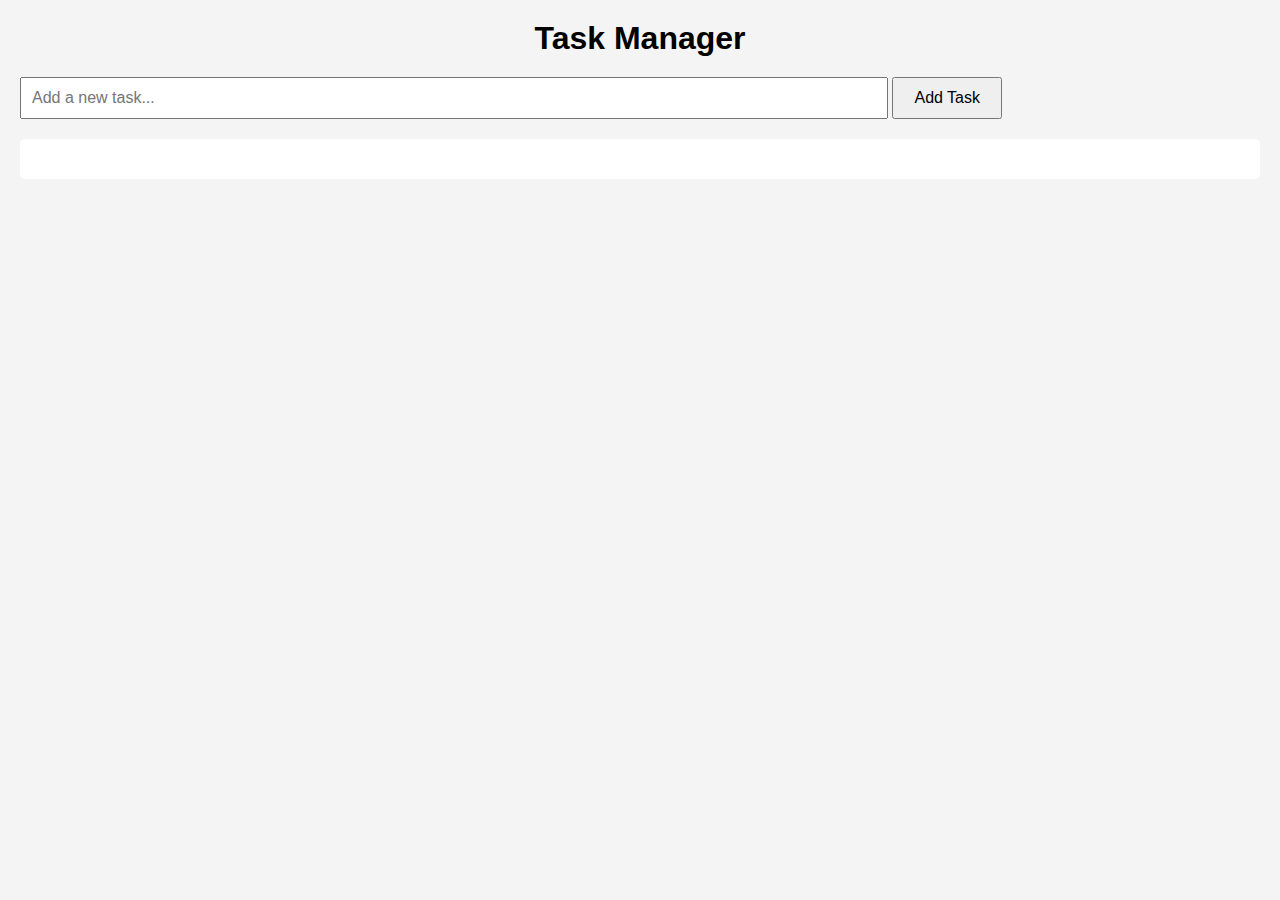
<file: Porrtfolio Website/project1/index.html>
<!DOCTYPE html>
<html lang="en">
<head>
    <meta charset="UTF-8">
    <meta name="viewport" content="width=device-width, initial-scale=1.0">
    <title>Task Manager</title>
    <link rel="stylesheet" href="styles.css">
</head>
<body>
    <header>
        <h1>Task Manager</h1>
    </header>
    <section class="task-form">
        <input type="text" id="taskInput" placeholder="Add a new task...">
        <button onclick="addTask()">Add Task</button>
    </section>
    <section class="task-list" id="taskList">
        
    </section>
    <script src="script.js"></script>
</body>
</html>
</file>
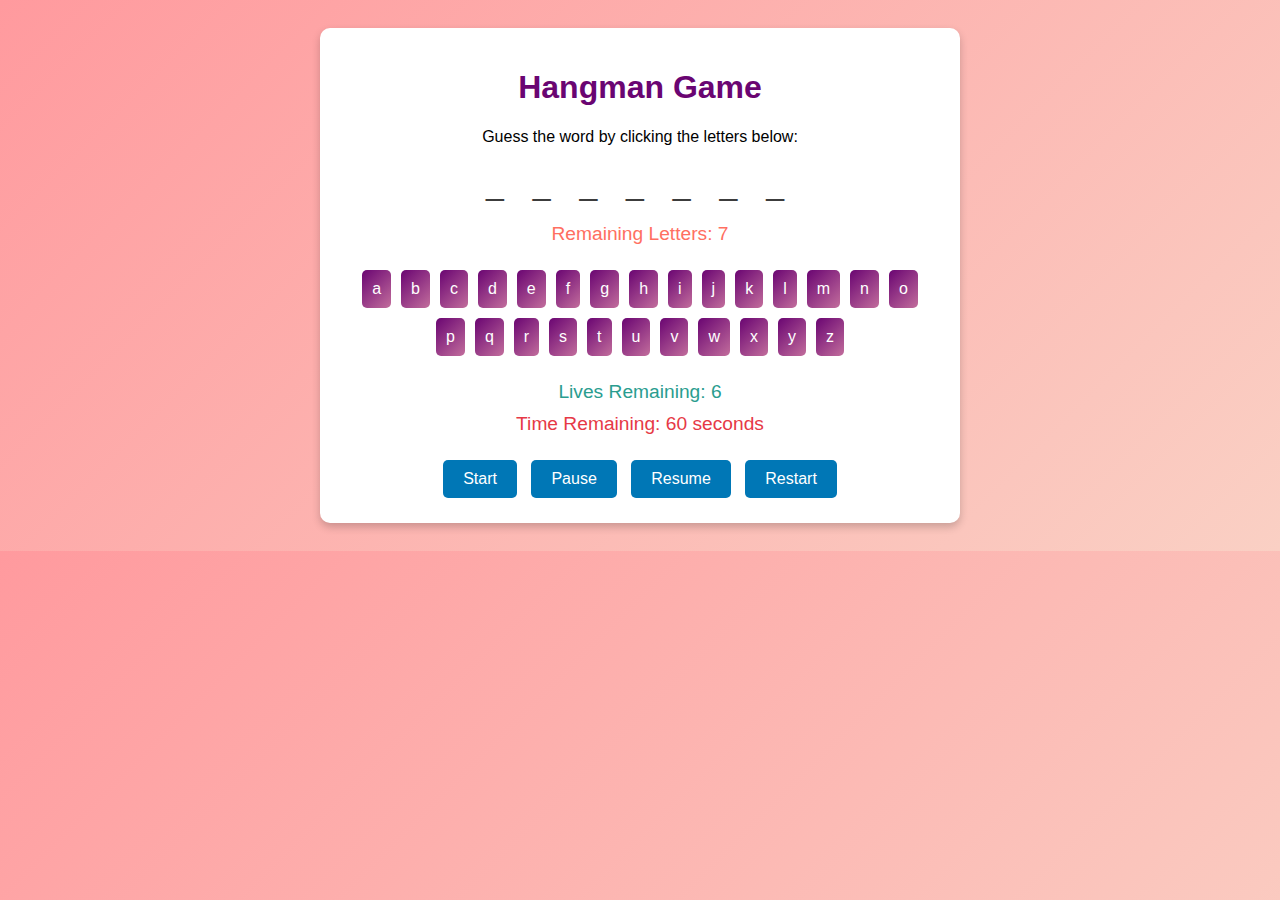
<file: Porrtfolio Website/project2/index.html>
<!DOCTYPE html>
<html lang="en">
<head>
  <meta charset="UTF-8">
  <meta name="viewport" content="width=device-width, initial-scale=1.0">
  <title>Hangman Game</title>
  <style>
    body {
      font-family: Arial, sans-serif;
      background: linear-gradient(135deg, #ff9a9e, #fad0c4);
      text-align: center;
      padding: 20px;
      transition: opacity 0.5s ease;
    }

    .fade-out {
      opacity: 0;
    }

    .game-container {
      max-width: 600px;
      margin: 0 auto;
      background: #ffffff;
      box-shadow: 0 4px 8px rgba(0, 0, 0, 0.2);
      border-radius: 10px;
      padding: 20px;
    }

    h1 {
      color: #6a0572;
    }

    #word-container {
      font-size: 2rem;
      margin: 20px 0;
      letter-spacing: 10px;
      color: #3c3c3c;
    }

    #wrong-letters {
      color: #e63946;
      margin: 10px 0;
      font-weight: bold;
    }

    #alphabet-buttons {
      margin: 20px 0;
    }

    #alphabet-buttons button {
      margin: 5px;
      padding: 10px;
      font-size: 1rem;
      cursor: pointer;
      border: none;
      border-radius: 5px;
      background: linear-gradient(135deg, #6a0572, #c26d9c);
      color: #fff;
      transition: all 0.3s ease;
    }

    #alphabet-buttons button:hover {
      background: #450345;
      transform: scale(1.1);
      box-shadow: 0 4px 8px rgba(0, 0, 0, 0.3);
    }

    #alphabet-buttons button.disabled {
      background-color: #ccc;
      cursor: not-allowed;
      pointer-events: none;
      color: #999;
      box-shadow: none;
      position: relative;
    }

    #alphabet-buttons button.disabled::after {
      content: "⛔";
      position: absolute;
      font-size: 1.5rem;
      color: #ff6f61;
      top: -10px;
      right: -10px;
      animation: bounce 1s infinite alternate;
    }

    @keyframes bounce {
      from {
        transform: translateY(0);
      }
      to {
        transform: translateY(-5px);
      }
    }

    .lives, .timer, .remaining-letters {
      font-size: 1.2rem;
      margin: 10px 0;
    }

    .lives {
      color: #2a9d8f;
    }

    .timer {
      color: #e63946;
    }

    .remaining-letters {
      color: #ff6f61;
    }

    .hidden {
      display: none;
    }

    #result {
      margin-top: 20px;
      color: #6a0572;
    }

    #result button {
      padding: 10px 20px;
      font-size: 1rem;
      background-color: #457b9d;
      color: #fff;
      border: none;
      border-radius: 5px;
      cursor: pointer;
      transition: all 0.3s ease;
    }

    #result button:hover {
      background-color: #365069;
      transform: scale(1.1);
      box-shadow: 0 4px 8px rgba(0, 0, 0, 0.3);
    }

    #score {
      font-size: 2rem;
      font-weight: bold;
      color: #ff007f;
      animation: pulse 1.5s infinite;
      margin-top: 10px;
    }

    @keyframes pulse {
      0%, 100% {
        transform: scale(1);
        color: #ff007f;
        text-shadow: 0 0 10px #ff00a9, 0 0 20px #ff47a1, 0 0 30px #ff78b0;
      }
      50% {
        transform: scale(1.2);
        color: #ff47a1;
        text-shadow: 0 0 20px #ff78b0, 0 0 30px #ffa8c0, 0 0 40px #ffc8d0;
      }
    }

    .controls {
      margin-top: 20px;
    }

    .controls button {
      margin: 5px;
      padding: 10px 20px;
      font-size: 1rem;
      background-color: #0077b6;
      color: #fff;
      border: none;
      border-radius: 5px;
      cursor: pointer;
      transition: all 0.3s ease;
    }

    .controls button:hover {
      background-color: #005f8a;
      transform: scale(1.1);
      box-shadow: 0 4px 8px rgba(0, 0, 0, 0.3);
    }

    .controls button.deep-hover {
      animation: pulse-hover 0.8s infinite alternate;
      box-shadow: 0 0 10px #ff007f, 0 0 20px #ff47a1, 0 0 30px #ff78b0;
    }

    @keyframes pulse-hover {
      from {
        transform: scale(1);
        box-shadow: 0 0 10px #457b9d, 0 0 20px #72bdd3;
      }
      to {
        transform: scale(1.1);
        box-shadow: 0 0 20px #5bc0eb, 0 0 30px #3a506b;
      }
    }
  </style>
</head>
<body>
  <div class="game-container">
    <h1>Hangman Game</h1>
    <p>Guess the word by clicking the letters below:</p>
    <div id="word-container"></div>
    <div id="wrong-letters"></div>
    <p class="remaining-letters">Remaining Letters: <span id="remaining-letters"></span></p>
    <div id="alphabet-buttons"></div>
    <p class="lives">Lives Remaining: <span id="lives">6</span></p>
    <p class="timer">Time Remaining: <span id="timer">60</span> seconds</p>
    <div class="controls">
      <button id="start">Start</button>
      <button id="pause" disabled>Pause</button>
      <button id="resume" disabled>Resume</button>
      <button id="restart">Restart</button>
    </div>
    <div id="result" class="hidden">
      <h2 id="result-message"></h2>
      <p id="score"></p>
      <button id="play-again">Play Again</button>
    </div>
  </div>

  <script>
    const words = ["javascript", "hangman", "coding", "frontend", "developer", "datascience", "computer", "laptop", "mouse", "keyboard", "python", "backend", "programming"];
    const maxLives = 6;
    const maxTime = 60; // in seconds

    let selectedWord, guessedLetters, wrongLetters, lives, timer;
    let countdown;
    let gamePaused = false;

    const wordContainer = document.getElementById("word-container");
    const wrongLettersDiv = document.getElementById("wrong-letters");
    const alphabetButtons = document.getElementById("alphabet-buttons");
    const livesSpan = document.getElementById("lives");
    const timerSpan = document.getElementById("timer");
    const remainingLettersSpan = document.getElementById("remaining-letters");
    const resultDiv = document.getElementById("result");
    const resultMessage = document.getElementById("result-message");
    const playAgainBtn = document.getElementById("play-again");
    const startBtn = document.getElementById("start");
    const pauseBtn = document.getElementById("pause");
    const resumeBtn = document.getElementById("resume");
    const restartBtn = document.getElementById("restart");
    const scoreDisplay = document.getElementById("score");

    function initGame() {
      selectedWord = words[Math.floor(Math.random() * words.length)];
      guessedLetters = [];
      wrongLetters = [];
      lives = maxLives;
      timer = maxTime;

      wordContainer.innerHTML = "_ ".repeat(selectedWord.length).trim();
      wrongLettersDiv.textContent = "";
      livesSpan.textContent = lives;
      timerSpan.textContent = timer;
      remainingLettersSpan.textContent = selectedWord.length;
      resultDiv.classList.add("hidden");

      generateAlphabetButtons();
    }

    function generateAlphabetButtons() {
      alphabetButtons.innerHTML = "";
      for (let i = 97; i <= 122; i++) {
        const button = document.createElement("button");
        button.textContent = String.fromCharCode(i);
        button.addEventListener("click", () => handleGuess(button));
        alphabetButtons.appendChild(button);
      }
    }

    function handleGuess(button) {
      if (gamePaused) return; // Prevent input while paused

      const letter = button.textContent;
      button.classList.add("disabled");
      button.disabled = true;

      if (selectedWord.includes(letter)) {
        guessedLetters.push(letter);
        updateWordContainer();
        checkWin();
      } else {
        wrongLetters.push(letter);
        lives--;
        updateWrongLetters();
        updateLives();
        checkLose();
      }
    }

    function updateWordContainer() {
      const displayWord = selectedWord
        .split("")
        .map((letter) => (guessedLetters.includes(letter) ? letter : "_"))
        .join(" ");

      wordContainer.textContent = displayWord;
      remainingLettersSpan.textContent = selectedWord.length - guessedLetters.length;
    }

    function updateWrongLetters() {
      wrongLettersDiv.textContent = `Wrong Letters: ${wrongLetters.join(", ")}`;
    }

    function updateLives() {
      livesSpan.textContent = lives;
    }

    function checkWin() {
      if (!wordContainer.textContent.includes("_")) {
        endGame(true);
      }
    }

    function checkLose() {
      if (lives === 0) {
        endGame(false);
      }
    }

    function startTimer() {
      clearInterval(countdown);
      countdown = setInterval(() => {
        if (!gamePaused) {
          timer--;
          timerSpan.textContent = timer;

          if (timer <= 0) {
            clearInterval(countdown);
            endGame(false);
          }
        }
      }, 1000);
    }

    function endGame(isWin) {
      clearInterval(countdown);
      resultDiv.classList.remove("hidden");
      resultMessage.textContent = isWin ? "Congratulations! You Win!" : "Game Over. You Lose.";
      scoreDisplay.textContent = `Your Score: ${lives * 10}`;
    }

    startBtn.addEventListener("click", () => {
      gamePaused = false;
      startBtn.disabled = true;
      pauseBtn.disabled = false;
      resumeBtn.disabled = true;
      initGame();
      startTimer();
    });

    pauseBtn.addEventListener("click", () => {
      gamePaused = true;
      pauseBtn.disabled = true;
      resumeBtn.disabled = false;
      resumeBtn.classList.add("deep-hover");

      // Hide guessed letters
      wordContainer.setAttribute("data-content", wordContainer.textContent);
      wordContainer.textContent = "_ ".repeat(selectedWord.length).trim();
    });

    resumeBtn.addEventListener("click", () => {
      gamePaused = false;
      pauseBtn.disabled = false;
      resumeBtn.disabled = true;
      resumeBtn.classList.remove("deep-hover");

      // Show guessed letters
      const savedContent = wordContainer.getAttribute("data-content");
      if (savedContent) {
        wordContainer.textContent = savedContent;
      }
    });

    restartBtn.addEventListener("click", () => {
      document.body.classList.add("fade-out");
      setTimeout(() => {
        document.body.classList.remove("fade-out");
        clearInterval(countdown);
        initGame();
        startTimer();
      }, 500);
    });

    playAgainBtn.addEventListener("click", () => {
      clearInterval(countdown);
      initGame();
      startTimer();
    });

    // Initialize game on page load
    initGame();
  </script>
</body>
</html>
</file>
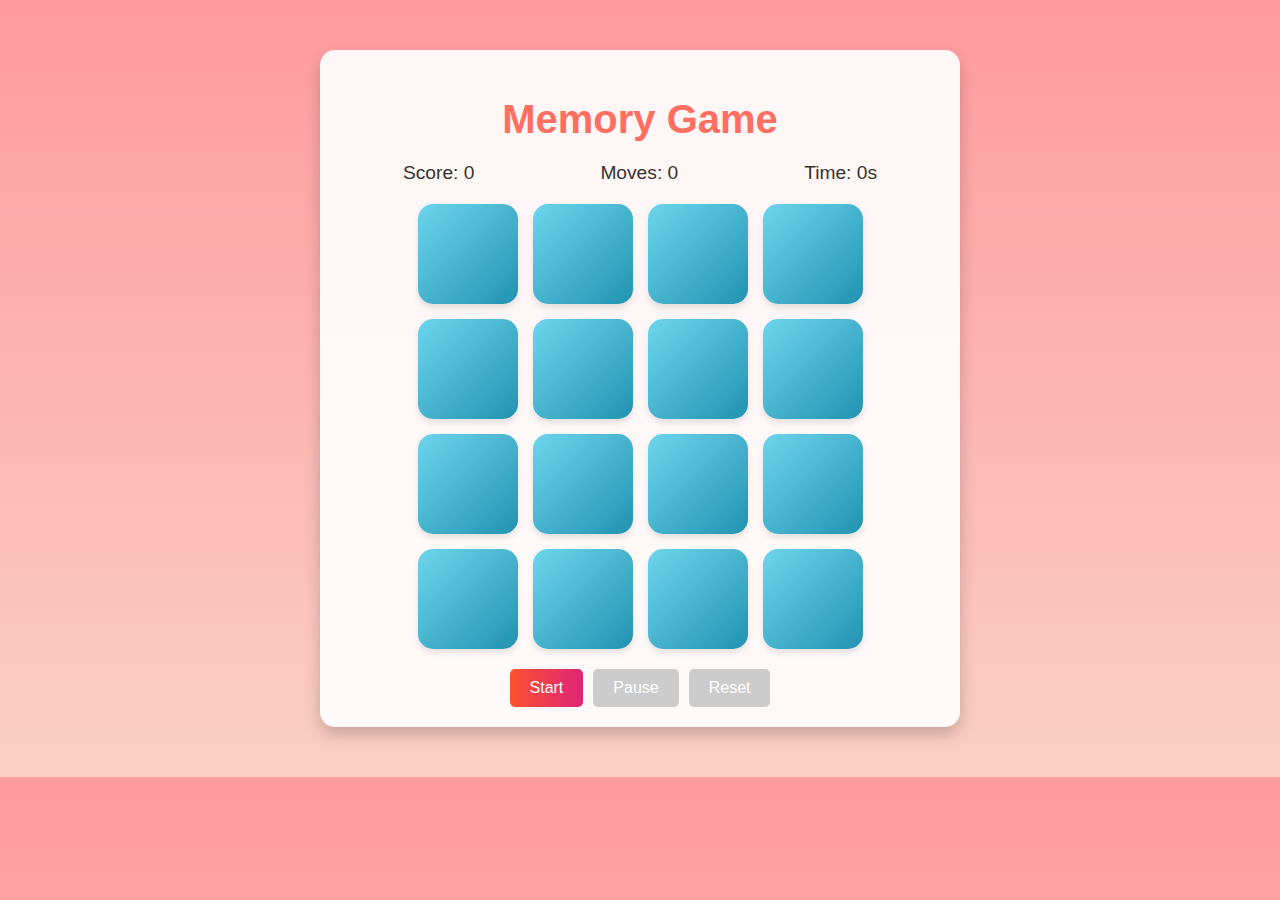
<file: Porrtfolio Website/project3/index.html>
<!DOCTYPE html>
<html lang="en">
<head>
  <meta charset="UTF-8">
  <meta name="viewport" content="width=device-width, initial-scale=1.0">
  <title>Memory Game</title>
  <style>
    body {
      font-family: 'Comic Sans MS', cursive, sans-serif;
      text-align: center;
      background: linear-gradient(to bottom, #ff9a9e, #fad0c4);
      margin: 0;
      padding: 0;
      color: #333;
    }

    .game-container {
      margin: 50px auto;
      max-width: 600px;
      padding: 20px;
      background: rgba(255, 255, 255, 0.9);
      border-radius: 15px;
      box-shadow: 0 8px 16px rgba(0, 0, 0, 0.2);
    }

    h1 {
      color: #ff6f61;
      font-size: 2.5rem;
      margin-bottom: 20px;
    }

    .stats {
      display: flex;
      justify-content: space-around;
      margin: 20px 0;
      font-size: 1.2rem;
    }

    .game-grid {
      display: grid;
      grid-template-columns: repeat(4, 100px);
      grid-gap: 15px;
      justify-content: center;
    }

    .card {
      width: 100px;
      height: 100px;
      background: linear-gradient(135deg, #6dd5ed, #2193b0);
      border-radius: 15px;
      display: flex;
      align-items: center;
      justify-content: center;
      font-size: 40px;
      color: white;
      cursor: pointer;
      transform: scale(1);
      transition: all 0.3s ease;
      box-shadow: 0 4px 6px rgba(0, 0, 0, 0.1);
    }

    .card.flipped {
      background: linear-gradient(135deg, #88d8b0, #66bb6a);
      cursor: default;
      color: #fff;
      transform: scale(1.05);
    }

    .card.match {
      background: linear-gradient(135deg, #ff6b6b, #ff8e53);
      cursor: default;
      color: #fff;
      transform: rotateY(180deg);
    }

    .card:hover {
      transform: scale(1.1);
    }

    .btn-container {
      display: flex;
      justify-content: center;
      gap: 10px;
      margin-top: 20px;
    }

    .btn {
      padding: 10px 20px;
      background: linear-gradient(to right, #ff512f, #dd2476);
      color: white;
      border: none;
      border-radius: 5px;
      cursor: pointer;
      font-size: 1rem;
      transition: background 0.3s ease;
    }

    .btn:hover {
      background: linear-gradient(to right, #dd2476, #ff512f);
    }

    .btn:disabled {
      background: #ccc;
      cursor: not-allowed;
    }
  </style>
</head>
<body>
  <div class="game-container">
    <h1>Memory Game</h1>
    <div class="stats">
      <div>Score: <span id="score">0</span></div>
      <div>Moves: <span id="moves">0</span></div>
      <div>Time: <span id="timer">0</span>s</div>
    </div>
    <div class="game-grid" id="game-grid"></div>
    <div class="btn-container">
      <button class="btn" id="start">Start</button>
      <button class="btn" id="pause" disabled>Pause</button>
      <button class="btn" id="restart" disabled>Reset</button>
    </div>
  </div>

  <script>
    const gameGrid = document.getElementById("game-grid");
    const scoreDisplay = document.getElementById("score");
    const movesDisplay = document.getElementById("moves");
    const timerDisplay = document.getElementById("timer");
    const startButton = document.getElementById("start");
    const pauseButton = document.getElementById("pause");
    const restartButton = document.getElementById("restart");

    const cards = [
      "🍎", "🍊", "🍇", "🍓",
      "🍎", "🍊", "🍇", "🍓",
      "🥝", "🍍", "🍒", "🍉",
      "🥝", "🍍", "🍒", "🍉",
    ];

    let flippedCards = [];
    let matchedCards = [];
    let score = 0;
    let moves = 0;
    let timer = 0;
    let timerInterval;
    let gameRunning = false;

    function shuffle(array) {
      return array.sort(() => Math.random() - 0.5);
    }

    function createCard(cardContent) {
      const card = document.createElement("div");
      card.classList.add("card");
      card.dataset.content = cardContent;

      card.addEventListener("click", () => {
        if (
          flippedCards.length < 2 &&
          !card.classList.contains("flipped") &&
          !card.classList.contains("match") &&
          gameRunning
        ) {
          card.classList.add("flipped");
          card.textContent = cardContent;
          flippedCards.push(card);

          if (flippedCards.length === 2) {
            checkMatch();
          }
        }
      });

      return card;
    }

    function checkMatch() {
      const [firstCard, secondCard] = flippedCards;

      if (firstCard.dataset.content === secondCard.dataset.content) {
        firstCard.classList.add("match");
        secondCard.classList.add("match");
        matchedCards.push(firstCard, secondCard);
        score += 10;
        scoreDisplay.textContent = score;
      } else {
        setTimeout(() => {
          firstCard.classList.remove("flipped");
          secondCard.classList.remove("flipped");
          firstCard.textContent = "";
          secondCard.textContent = "";
        }, 1000);
      }

      moves += 1;
      movesDisplay.textContent = moves;

      flippedCards = [];

      if (matchedCards.length === cards.length) {
        endGame("You won!");
      }
    }

    function endGame(message) {
      clearInterval(timerInterval);
      gameRunning = false;
      startButton.disabled = false;
      pauseButton.disabled = true;
      restartButton.disabled = false;
      alert(`${message} Final Score: ${score}, Moves: ${moves}, Time: ${timer}s`);
    }

    function initializeGame() {
      gameGrid.innerHTML = ""; // Clear grid
      const shuffledCards = shuffle(cards);
      shuffledCards.forEach((cardContent) => {
        const card = createCard(cardContent);
        gameGrid.appendChild(card);
      });

      flippedCards = [];
      matchedCards = [];
      score = 0;
      moves = 0;
      timer = 0;
      scoreDisplay.textContent = score;
      movesDisplay.textContent = moves;
      timerDisplay.textContent = timer;
      gameRunning = false;
      clearInterval(timerInterval);
    }

    function startGame() {
      if (!gameRunning) {
        gameRunning = true;
        timerInterval = setInterval(() => {
          timer += 1;
          timerDisplay.textContent = timer;
        }, 1000);

        startButton.disabled = true;
        pauseButton.disabled = false;
        restartButton.disabled = false;
      }
    }

    function pauseGame() {
      gameRunning = false;
      clearInterval(timerInterval);
      startButton.disabled = false;
      pauseButton.disabled = true;
    }

    function resetGame() {
      initializeGame();
      startButton.disabled = false;
      pauseButton.disabled = true;
      restartButton.disabled = true;
    }

    startButton.addEventListener("click", startGame);
    pauseButton.addEventListener("click", pauseGame);
    restartButton.addEventListener("click", resetGame);

    initializeGame();
  </script>
</body>
</html>
</file>
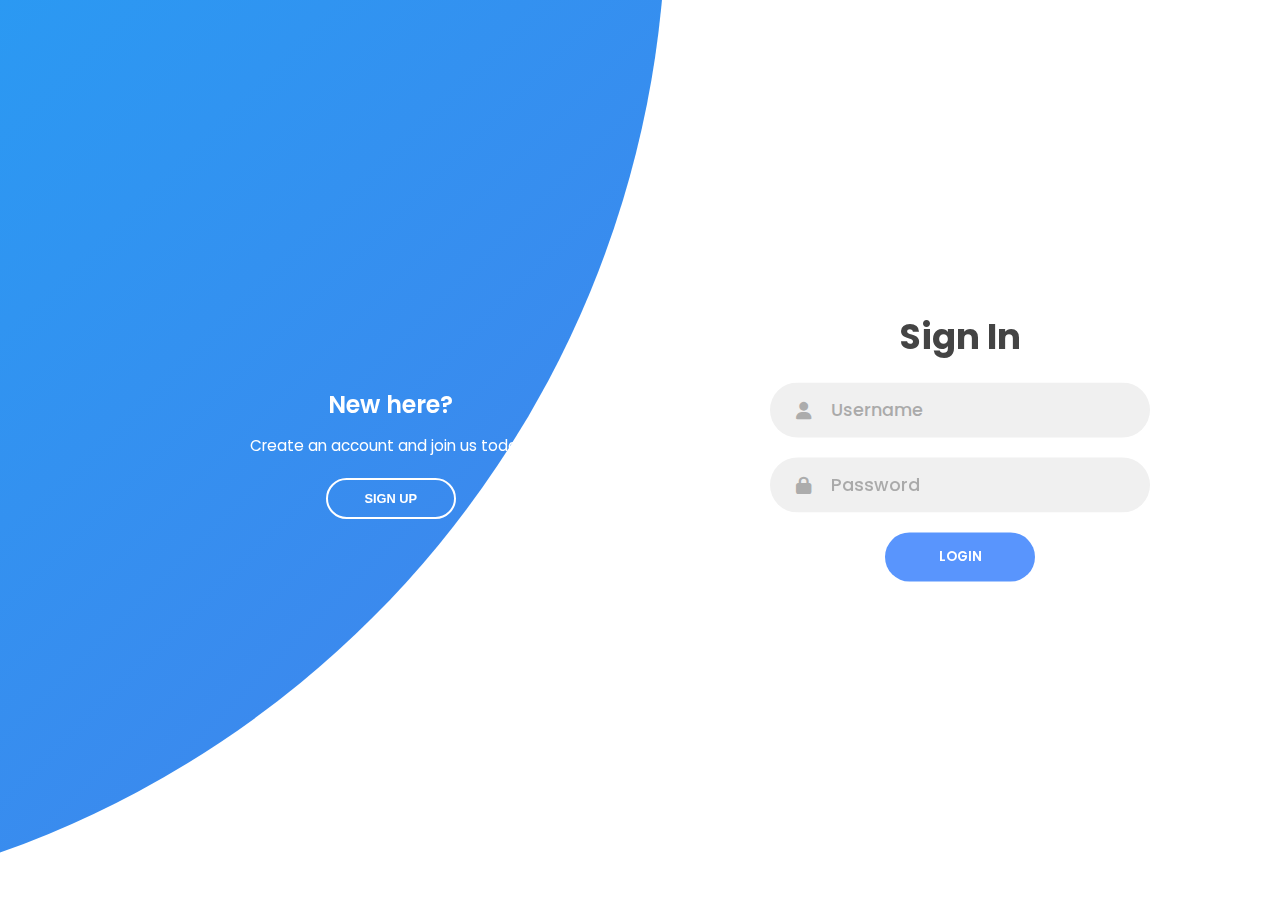
<file: Porrtfolio Website/my_login_app/templates/index.html>
<!DOCTYPE html>
<html lang="en">
<head>
<meta charset="UTF-8" />
<meta name="viewport" content="width=device-width, initial-scale=1.0" />
<title>SignIn & SignUp</title>
<link rel="stylesheet" href="https://cdnjs.cloudflare.com/ajax/libs/font-awesome/6.4.0/css/all.min.css">
<style>
@import url("https://fonts.googleapis.com/css2?family=Poppins:wght@200;300;400;500;600;700;800&display=swap");

* {
  margin: 0;
  padding: 0;
  box-sizing: border-box;
}
body, input {
  font-family: "Poppins", sans-serif;
}
.container {
  position: relative;
  width: 100%;
  background-color: #fff;
  min-height: 100vh;
  overflow: hidden;
}
.forms-container {
  position: absolute;
  width: 100%;
  height: 100%;
  top: 0; left: 0;
}
.signin-signup {
  position: absolute;
  top: 50%;
  transform: translate(-50%, -50%);
  left: 75%;
  width: 50%;
  transition: 1s 0.7s ease-in-out;
  display: grid;
  grid-template-columns: 1fr;
  z-index: 5;
}
form {
  display: flex;
  align-items: center;
  justify-content: center;
  flex-direction: column;
  padding: 0rem 5rem;
  transition: all 0.2s 0.7s;
  overflow: hidden;
  grid-column: 1 / 2;
  grid-row: 1 / 2;
}
form.sign-up-form { opacity: 0; z-index: 1; }
form.sign-in-form { z-index: 2; }
.title {
  font-size: 2.2rem;
  color: #444;
  margin-bottom: 10px;
}
.input-field {
  max-width: 380px;
  width: 100%;
  background-color: #f0f0f0;
  margin: 10px 0;
  height: 55px;
  border-radius: 55px;
  display: grid;
  grid-template-columns: 15% 85%;
  padding: 0 0.4rem;
  position: relative;
}
.input-field i {
  text-align: center;
  line-height: 55px;
  color: #acacac;
  font-size: 1.1rem;
}
.input-field input {
  background: none;
  outline: none;
  border: none;
  font-weight: 600;
  font-size: 1.1rem;
  color: #333;
}
.input-field input::placeholder {
  color: #aaa;
  font-weight: 500;
}
.btn {
  width: 150px;
  background-color: #5995fd;
  border: none;
  outline: none;
  height: 49px;
  border-radius: 49px;
  color: #fff;
  text-transform: uppercase;
  font-weight: 600;
  margin: 10px 0;
  cursor: pointer;
  transition: 0.5s;
}
.btn:hover { background-color: #4d84e2; }
.panels-container {
  position: absolute;
  height: 100%;
  width: 100%;
  top: 0; left: 0;
  display: grid;
  grid-template-columns: repeat(2, 1fr);
}
.container:before {
  content: "";
  position: absolute;
  height: 2000px;
  width: 2000px;
  top: -10%;
  right: 48%;
  transform: translateY(-50%);
  background-image: linear-gradient(-45deg, #4481eb 0%, #04befe 100%);
  transition: 1.8s ease-in-out;
  border-radius: 50%;
  z-index: 6;
}
.panel {
  display: flex;
  flex-direction: column;
  align-items: flex-end;
  justify-content: space-around;
  text-align: center;
  z-index: 6;
}
.left-panel { pointer-events: all; padding: 3rem 17% 2rem 12%; }
.right-panel { pointer-events: none; padding: 3rem 12% 2rem 17%; }
.panel .content {
  color: #fff;
  transition: transform 0.9s ease-in-out;
}
.panel h3 { font-weight: 600; font-size: 1.5rem; }
.panel p { font-size: 0.95rem; padding: 0.7rem 0; }
.btn.transparent {
  background: none;
  border: 2px solid #fff;
  width: 130px;
  height: 41px;
  font-weight: 600;
  font-size: 0.8rem;
}
.right-panel .image,
.right-panel .content { transform: translateX(800px); }
/* Animation */
.container.sign-up-mode:before {
  transform: translate(100%, -50%);
  right: 52%;
}
.container.sign-up-mode .left-panel .content {
  transform: translateX(-800px);
}
.container.sign-up-mode .signin-signup { left: 25%; }
.container.sign-up-mode form.sign-up-form { opacity: 1; z-index: 2; }
.container.sign-up-mode form.sign-in-form { opacity: 0; z-index: 1; }
.container.sign-up-mode .right-panel .content { transform: translateX(0%); }
.container.sign-up-mode .left-panel { pointer-events: none; }
.container.sign-up-mode .right-panel { pointer-events: all; }
@media (max-width: 870px) {
  .container { min-height: 800px; }
  .signin-signup { width: 100%; top: 95%; transform: translate(-50%, -100%); }
  .panels-container { grid-template-columns: 1fr; grid-template-rows: 1fr 2fr 1fr; }
  .panel { flex-direction: row; justify-content: space-around; align-items: center; padding: 2.5rem 8%; }
  .image { width: 200px; }
  .panel .content { padding-right: 15%; }
  .btn.transparent { width: 110px; height: 35px; font-size: 0.7rem; }
}
@media (max-width: 570px) {
  form { padding: 0 1.5rem; }
  .image { display: none; }
  .panel .content { padding: 0.5rem 1rem; }
}
</style>
</head>
<body>
<div class="container">
    <div class="forms-container">
        <div class="signin-signup">

            <!-- Login Form -->
            <form action="/login" method="POST" class="sign-in-form">
                <h2 class="title">Sign In</h2>
                <div class="input-field">
                    <i class="fas fa-user"></i>
                    <input type="text" name="username" placeholder="Username" required />
                </div>
                <div class="input-field">
                    <i class="fas fa-lock"></i>
                    <input type="password" name="password" placeholder="Password" required />
                </div>
                <input type="submit" value="Login" class="btn solid" />
            </form>

            <!-- Sign Up Form -->
            <form action="/register" method="POST" class="sign-up-form">
                <h2 class="title">Sign Up</h2>
                <div class="input-field">
                    <i class="fas fa-user"></i>
                    <input type="text" name="username" placeholder="Username" required />
                </div>
                <div class="input-field">
                    <i class="fas fa-envelope"></i>
                    <input type="email" name="email" placeholder="Email" required />
                </div>
                <div class="input-field">
                    <i class="fas fa-lock"></i>
                    <input type="password" name="password" placeholder="Password" required />
                </div>
                <input type="submit" value="Sign Up" class="btn solid" />
            </form>

        </div>
    </div>

    <div class="panels-container">
        <div class="panel left-panel">
            <div class="content">
                <h3>New here?</h3>
                <p>Create an account and join us today!</p>
                <button class="btn transparent" id="sign-up-btn">Sign Up</button>
            </div>
        </div>
        <div class="panel right-panel">
            <div class="content">
                <h3>One of us?</h3>
                <p>Login to continue to your account.</p>
                <button class="btn transparent" id="sign-in-btn">Sign In</button>
            </div>
        </div>
    </div>
</div>

<script>
const sign_in_btn = document.querySelector("#sign-in-btn");
const sign_up_btn = document.querySelector("#sign-up-btn");
const container = document.querySelector(".container");

sign_up_btn.addEventListener("click", () => {
  container.classList.add("sign-up-mode");
});

sign_in_btn.addEventListener("click", () => {
  container.classList.remove("sign-up-mode");
});
</script>
</body>
</html>
</file>
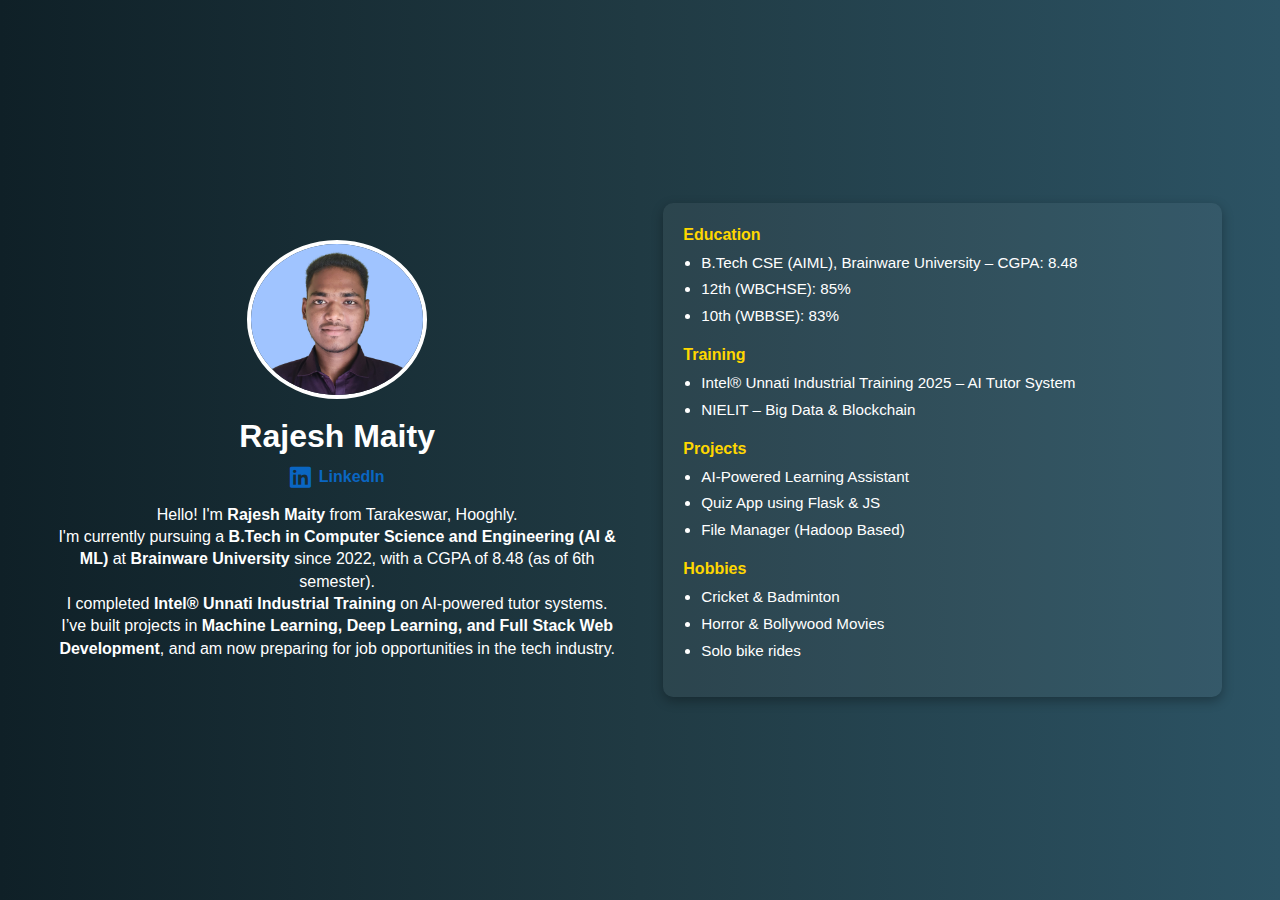
<file: Porrtfolio Website/about.html>
<!DOCTYPE html>
<html lang="en">
<head>
  <meta charset="UTF-8" />
  <meta name="viewport" content="width=device-width, initial-scale=1.0"/>
  <title>About Me - Rajesh Maity</title>

  <!-- Font Awesome for LinkedIn icon -->
  <link rel="stylesheet" href="https://cdnjs.cloudflare.com/ajax/libs/font-awesome/6.4.0/css/all.min.css" />

  <style>
    * {
      margin: 0;
      padding: 0;
      box-sizing: border-box;
    }

    body {
      font-family: 'Segoe UI', Tahoma, Geneva, Verdana, sans-serif;
      background: linear-gradient(to right, #0f2027, #203a43, #2c5364);
      color: #fff;
      overflow: hidden;
    }

    .container {
      max-width: 95%;
      margin: 2vh auto;
      padding: 2vh 2vw;
      display: flex;
      flex-direction: row;
      align-items: center;
      justify-content: space-between;
      height: 96vh;
    }

    .left, .right {
      width: 48%;
    }

    .left {
      text-align: center;
    }

    .left img {
      width: 180px;
      border-radius: 50%;
      border: 4px solid #fff;
      margin-bottom: 15px;
    }

    .left h1 {
      font-size: 2rem;
      margin-bottom: 10px;
    }

    .linkedin-link {
      display: inline-flex;
      align-items: center;
      gap: 8px;
      margin-bottom: 15px;
      color: #0A66C2;
      font-weight: bold;
      text-decoration: none;
      font-size: 1rem;
    }

    .linkedin-link i {
      font-size: 1.5rem;
    }

    .left p {
      font-size: 1rem;
      line-height: 1.4;
    }

    .right {
      font-size: 0.95rem;
      line-height: 1.5;
      background: rgba(255, 255, 255, 0.05);
      padding: 20px;
      border-radius: 10px;
      box-shadow: 0 4px 12px rgba(0, 0, 0, 0.3);
    }

    .right h3 {
      color: #ffd700;
      margin-bottom: 5px;
      font-size: 1rem;
    }

    .right ul {
      padding-left: 18px;
      margin-bottom: 15px;
    }

    .right ul li {
      margin-bottom: 4px;
    }

    @media (max-width: 768px) {
      .container {
        flex-direction: column;
        height: auto;
        overflow-y: auto;
        padding-bottom: 20px;
      }

      .left, .right {
        width: 100%;
        text-align: center;
      }

      .right {
        margin-top: 30px;
      }
    }
  </style>
</head>
<body>

  <div class="container">
    <div class="left">
      <img src="rajesh_cv_img blue.png" alt="Rajesh Maity" />
      <h1>Rajesh Maity</h1>

      <!-- LinkedIn Button -->
      <a class="linkedin-link" href="https://www.linkedin.com/in/your-linkedin-url" target="_blank">
        <i class="fab fa-linkedin"></i>
        LinkedIn
      </a>

      <p>
        Hello! I'm <strong>Rajesh Maity</strong> from Tarakeswar, Hooghly.<br />
        I'm currently pursuing a <strong>B.Tech in Computer Science and Engineering (AI & ML)</strong> at 
        <strong>Brainware University</strong> since 2022, with a CGPA of 8.48 (as of 6th semester).<br />
        I completed <strong>Intel® Unnati Industrial Training</strong> on AI-powered tutor systems.<br />
        I’ve built projects in <strong>Machine Learning, Deep Learning, and Full Stack Web Development</strong>, and am now preparing for job opportunities in the tech industry.
      </p>
    </div>

    <div class="right">
      <h3>Education</h3>
      <ul>
        <li>B.Tech CSE (AIML), Brainware University – CGPA: 8.48</li>
        <li>12th (WBCHSE): 85%</li>
        <li>10th (WBBSE): 83%</li>
      </ul>

      <h3>Training</h3>
      <ul>
        <li>Intel® Unnati Industrial Training 2025 – AI Tutor System</li>
        <li>NIELIT – Big Data & Blockchain</li>
      </ul>

      <h3>Projects</h3>
      <ul>
        <li>AI-Powered Learning Assistant</li>
        <li>Quiz App using Flask & JS</li>
        <li>File Manager (Hadoop Based)</li>
      </ul>

      <h3>Hobbies</h3>
      <ul>
        <li>Cricket & Badminton</li>
        <li>Horror & Bollywood Movies</li>
        <li>Solo bike rides</li>
      </ul>
    </div>
  </div>

</body>
</html>
</file>
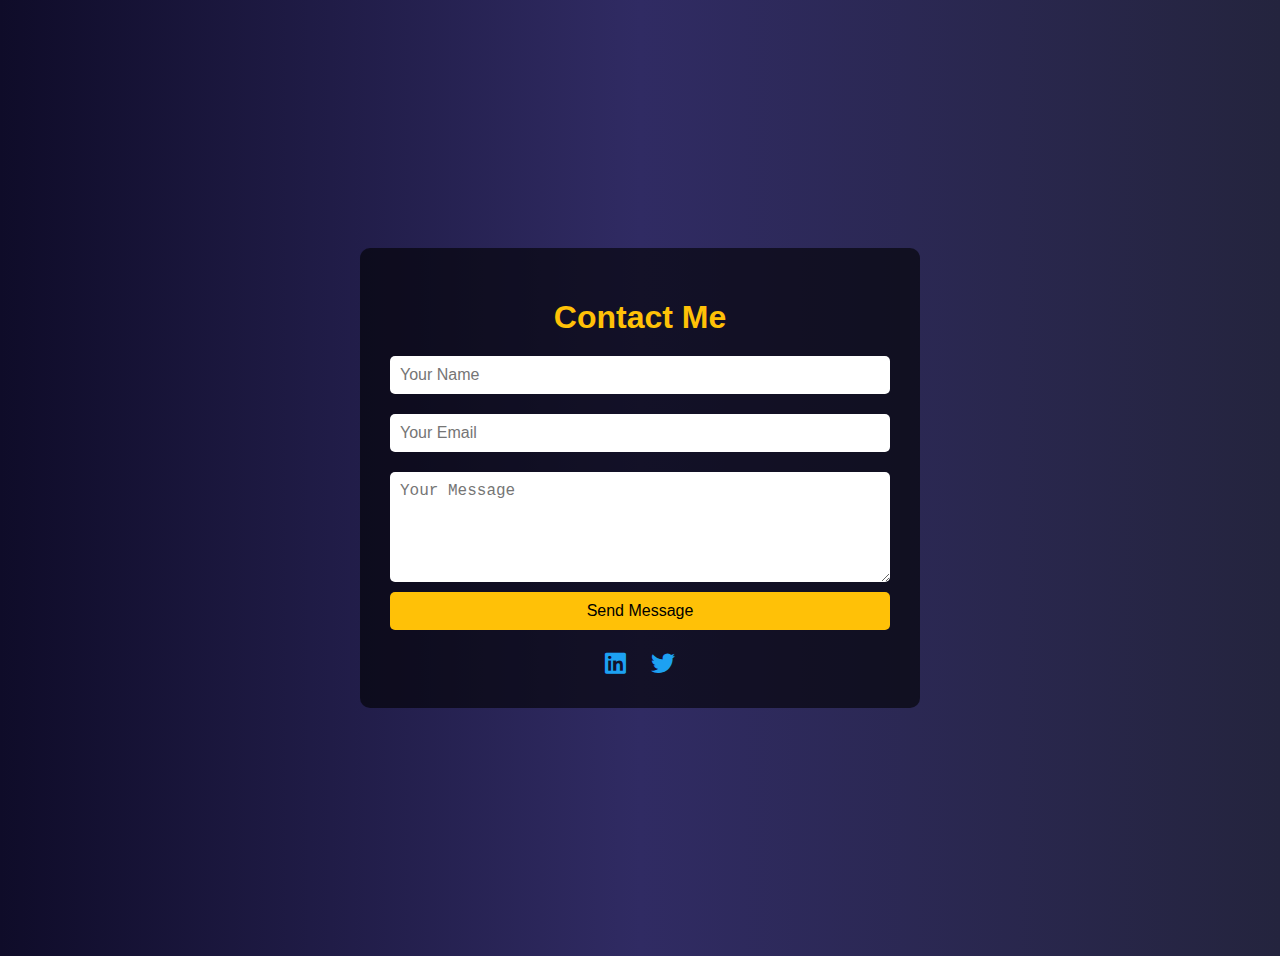
<file: Porrtfolio Website/contact.html>
<!DOCTYPE html>
<html lang="en">
<head>
  <meta charset="UTF-8" />
  <meta name="viewport" content="width=device-width, initial-scale=1.0"/>
  <title>Contact Rajesh</title>
  <link rel="stylesheet" href="https://cdnjs.cloudflare.com/ajax/libs/font-awesome/6.4.0/css/all.min.css">
  <style>
    body {
      font-family: 'Segoe UI', sans-serif;
      background: linear-gradient(to right, #0f0c29, #302b63, #24243e);
      color: white;
      display: flex;
      align-items: center;
      justify-content: center;
      height: 100vh;
      padding: 20px;
    }

    .container {
      background: rgba(0,0,0,0.6);
      padding: 30px;
      border-radius: 10px;
      width: 100%;
      max-width: 500px;
      text-align: center;
    }

    h1 {
      color: #ffc107;
      margin-bottom: 10px;
    }

    form {
      display: flex;
      flex-direction: column;
    }

    input, textarea {
      padding: 10px;
      margin: 10px 0;
      border: none;
      border-radius: 5px;
      font-size: 1rem;
    }

    button {
      padding: 10px;
      background-color: #ffc107;
      color: black;
      border: none;
      font-size: 1rem;
      border-radius: 5px;
      cursor: pointer;
      transition: 0.3s ease;
    }

    button:hover {
      background-color: #ffca2c;
    }

    .socials {
      margin-top: 20px;
    }

    .socials a {
      margin: 0 10px;
      color: #1DA1F2;
      font-size: 1.5rem;
      transition: color 0.3s;
    }

    .socials a:hover {
      color: white;
    }

    .thank-you {
      animation: fadeIn 1s ease forwards;
      opacity: 0;
    }

    @keyframes fadeIn {
      to {
        opacity: 1;
      }
    }
  </style>
</head>
<body>
  <div class="container" id="form-container">
    <h1>Contact Me</h1>
    <form id="contact-form" action="https://formspree.io/f/xnnzpaep" method="POST">
      <input type="text" name="name" id="name" placeholder="Your Name" required />
      <input type="email" name="email" placeholder="Your Email" required />
      <textarea name="message" rows="5" placeholder="Your Message" required></textarea>
      <button type="submit">Send Message</button>
    </form>

    <div class="socials">
      <a href="https://linkedin.com/in/rajeshmaity" target="_blank"><i class="fab fa-linkedin"></i></a>
      <a href="https://twitter.com/yourtwitterhandle" target="_blank"><i class="fab fa-twitter"></i></a>
    </div>
  </div>

  <script>
    const form = document.getElementById("contact-form");
    const container = document.getElementById("form-container");

    form.addEventListener("submit", function(e) {
      e.preventDefault();
      const name = document.getElementById("name").value.trim();

      const formData = new FormData(form);
      fetch(form.action, {
        method: form.method,
        body: formData,
        headers: {
          'Accept': 'application/json'
        }
      }).then(response => {
        if (response.ok) {
          container.innerHTML = `
            <div class="thank-you">
              <h1>Thanks, ${name}!</h1>
              <p>Your message has been sent successfully. I’ll get back to you soon!</p>
              <img src="thank_u.webp" alt="Thank You" style="width: 200px; height: auto; margin-top: 20px; border-radius: 10px;" />
            </div>
          `;
        } else {
          alert("Oops! Something went wrong.");
        }
      }).catch(error => {
        alert("Network error.");
      });
    });
  </script>
</body>
</html>
</file>
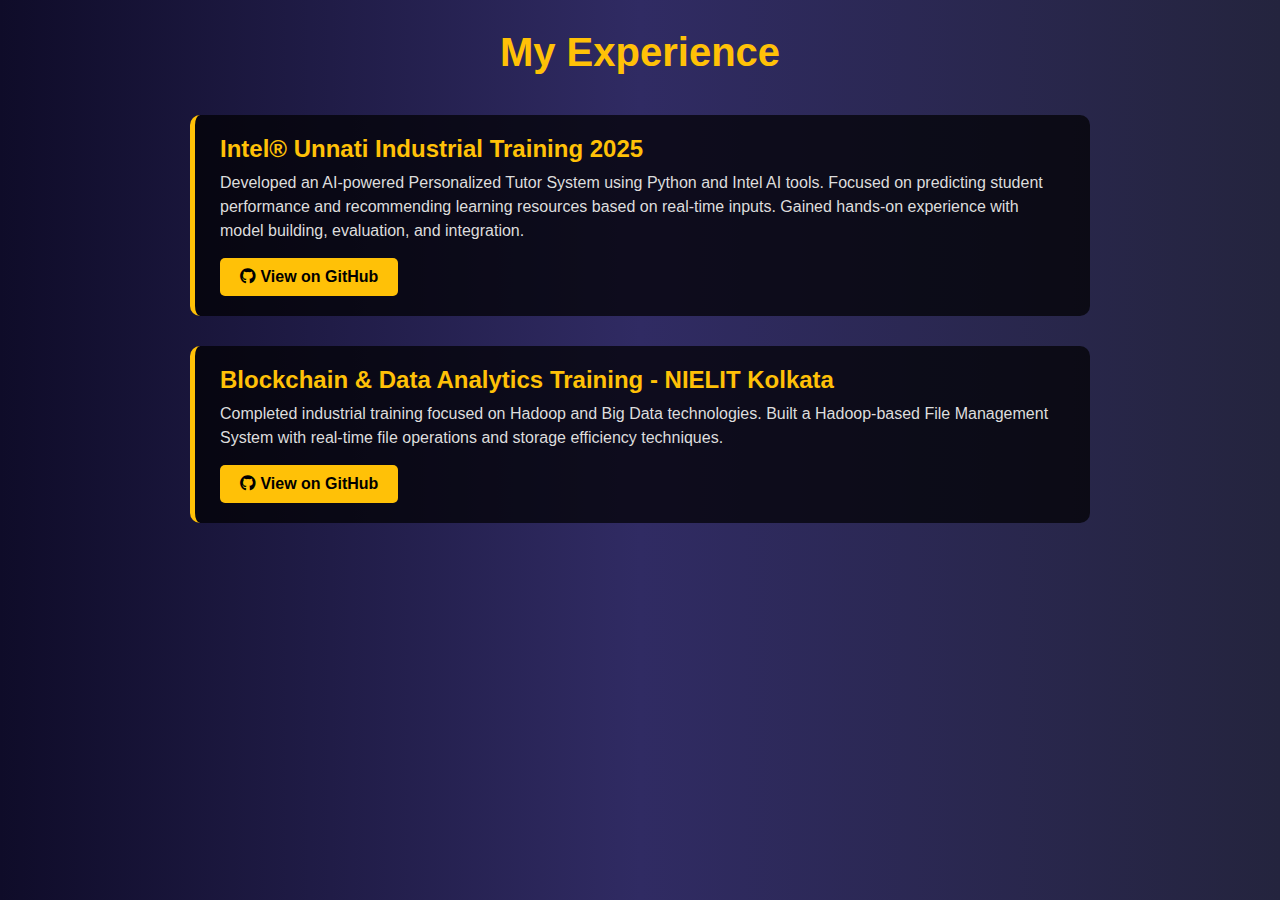
<file: Porrtfolio Website/experience.html>
<!DOCTYPE html>
<html lang="en">
<head>
  <meta charset="UTF-8" />
  <meta name="viewport" content="width=device-width, initial-scale=1.0"/>
  <title>Rajesh - Experience</title>
  <link rel="stylesheet" href="https://cdnjs.cloudflare.com/ajax/libs/font-awesome/6.4.0/css/all.min.css"/>
  <style>
    * {
      margin: 0; padding: 0; box-sizing: border-box;
    }

    body {
      font-family: 'Segoe UI', sans-serif;
      background: linear-gradient(to right, #0f0c29, #302b63, #24243e);
      color: white;
      min-height: 100vh;
      padding: 30px 20px;
    }

    h1 {
      text-align: center;
      color: #ffc107;
      font-size: 2.5rem;
      margin-bottom: 40px;
    }

    .experience-container {
      max-width: 900px;
      margin: auto;
    }

    .experience-card {
      background-color: rgba(0, 0, 0, 0.7);
      border-left: 5px solid #ffc107;
      padding: 20px 25px;
      margin-bottom: 30px;
      border-radius: 10px;
      transition: transform 0.3s ease;
    }

    .experience-card:hover {
      transform: translateY(-5px);
    }

    .experience-card h2 {
      font-size: 1.5rem;
      color: #ffc107;
      margin-bottom: 8px;
    }

    .experience-card p {
      font-size: 1rem;
      color: #ddd;
      line-height: 1.5;
    }

    .btn {
      display: inline-block;
      margin-top: 15px;
      padding: 10px 20px;
      background-color: #ffc107;
      color: #000;
      border: none;
      border-radius: 5px;
      text-decoration: none;
      font-weight: bold;
      transition: 0.3s ease;
    }

    .btn:hover {
      background-color: #e0a800;
      color: #fff;
    }

    @media (max-width: 768px) {
      h1 {
        font-size: 2rem;
      }
      .experience-card h2 {
        font-size: 1.2rem;
      }
      .experience-card p {
        font-size: 0.95rem;
      }
    }
  </style>
</head>
<body>

  <h1>My Experience</h1>

  <div class="experience-container">
    <!-- Intel Unnati -->
    <div class="experience-card">
      <h2>Intel® Unnati Industrial Training 2025</h2>
      <p>Developed an AI-powered Personalized Tutor System using Python and Intel AI tools. Focused on predicting student performance and recommending learning resources based on real-time inputs. Gained hands-on experience with model building, evaluation, and integration.</p>
      <a href="https://github.com/rajeshmaity777/AI-Tutor-System/tree/main" target="_blank" class="btn"><i class="fab fa-github"></i> View on GitHub</a>
    </div>

    <!-- NIELIT Kolkata -->
    <div class="experience-card">
      <h2>Blockchain & Data Analytics Training - NIELIT Kolkata</h2>
      <p>Completed industrial training focused on Hadoop and Big Data technologies. Built a Hadoop-based File Management System with real-time file operations and storage efficiency techniques.</p>
      <a href="https://github.com/rajeshmaity777/Hadoop-File-Management/tree/main" target="_blank" class="btn"><i class="fab fa-github"></i> View on GitHub</a>
    </div>
  </div>

</body>
</html>
</file>
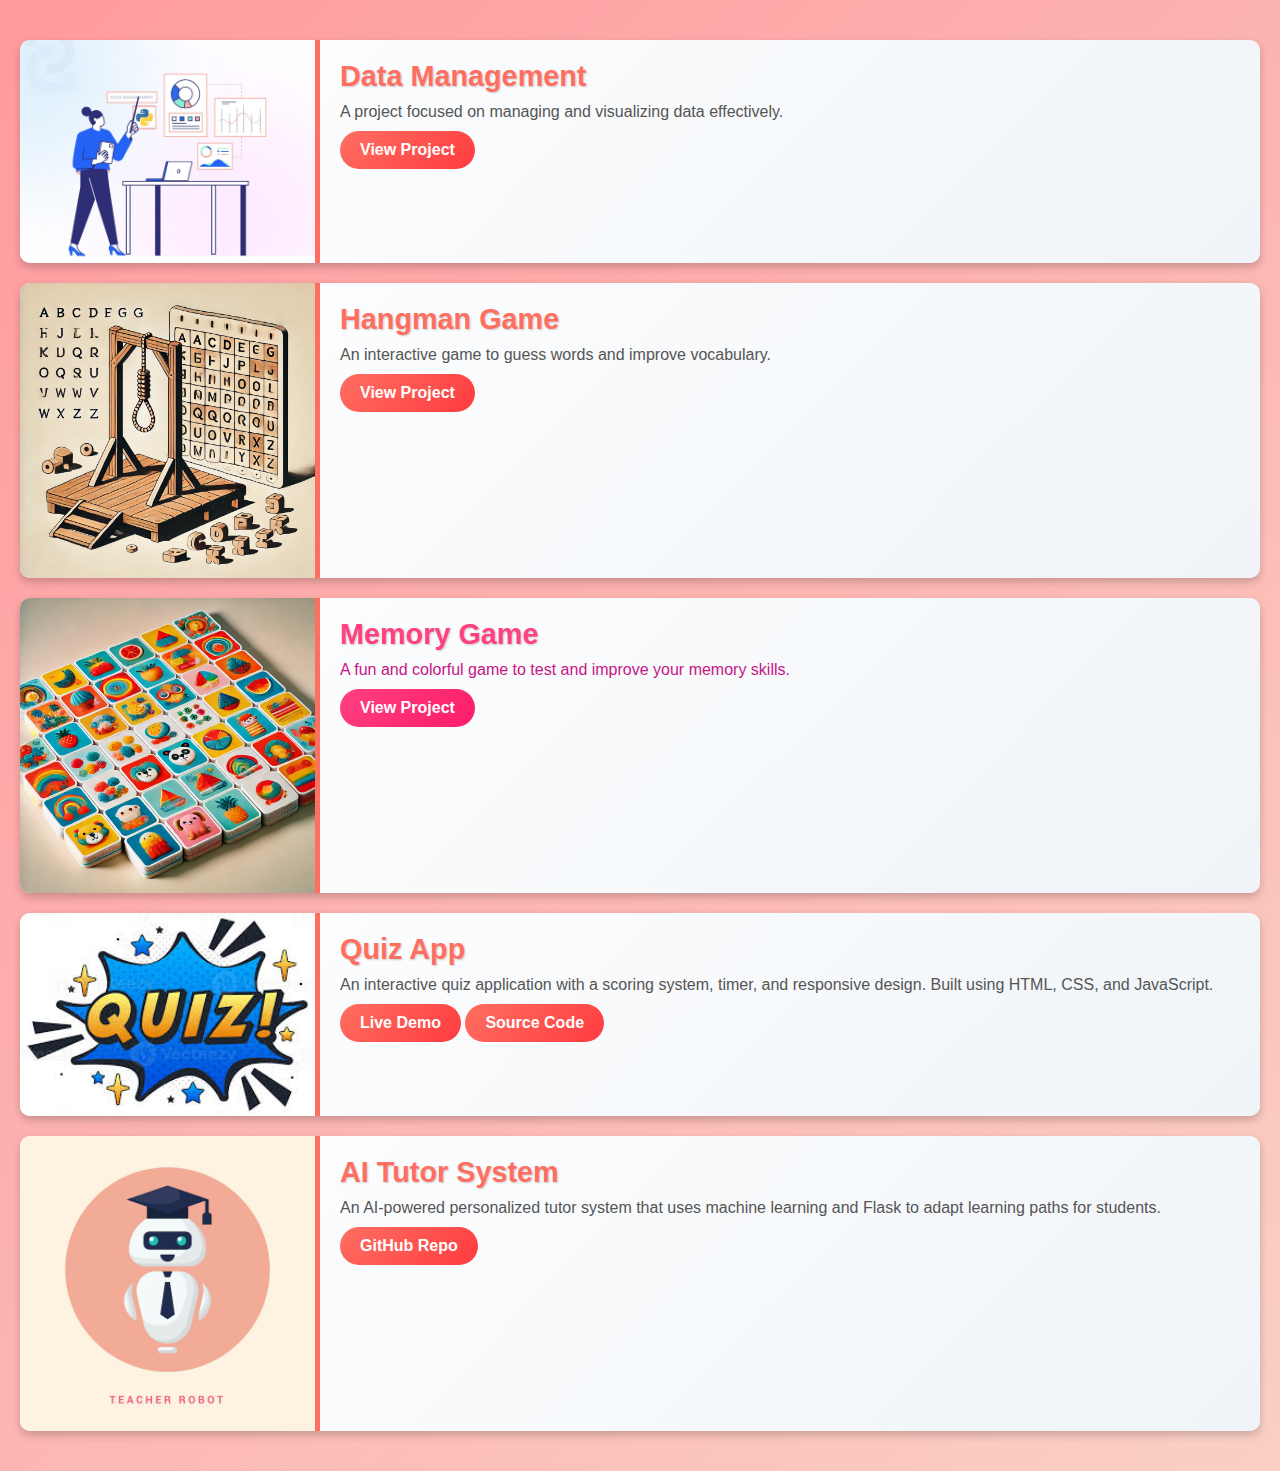
<file: Porrtfolio Website/project.html>
<!DOCTYPE html>
<html lang="en">
<head>
  <meta charset="UTF-8">
  <meta name="viewport" content="width=device-width, initial-scale=1.0">
  <title>Project Display</title>
  <style>
    * {
      margin: 0;
      padding: 0;
      box-sizing: border-box;
    }
    body {
      font-family: 'Arial', sans-serif;
      background: linear-gradient(135deg, #ff9a9e, #fad0c4);
      padding: 20px;
      color: #333;
    }
    .project {
      display: flex;
      margin: 20px 0;
      border: none;
      border-radius: 10px;
      overflow: hidden;
      background: linear-gradient(135deg, #ffffff, #f0f4f8);
      box-shadow: 0 4px 8px rgba(0, 0, 0, 0.2);
      transition: transform 0.3s ease, box-shadow 0.3s ease;
    }
    .project:hover {
      transform: translateY(-5px);
      box-shadow: 0 6px 12px rgba(0, 0, 0, 0.3);
    }
    .project img {
      width: 300px;
      height: auto;
      border-right: 5px solid #ff6f61;
    }
    .project-details {
      padding: 20px;
      flex: 1;
    }
    .project-details h2 {
      margin-top: 0;
      font-size: 1.8rem;
      color: #ff6f61;
      text-shadow: 1px 1px 2px rgba(0, 0, 0, 0.2);
    }
    .project-details p {
      color: #555;
      margin: 10px 0;
    }
    .btn {
      display: inline-block;
      padding: 10px 20px;
      background: linear-gradient(135deg, #ff6f61, #ff3b3f);
      color: #fff;
      text-decoration: none;
      border-radius: 25px;
      font-weight: bold;
      transition: background 0.3s ease, transform 0.3s ease;
    }
    .btn:hover {
      background: linear-gradient(135deg, #ff3b3f, #ff6f61);
      transform: scale(1.05);
    }
    .memory-game h2 {
      color: #ff4081;
    }
    .memory-game p {
      color: #c71585;
    }
    .memory-game .btn {
      background: linear-gradient(135deg, #ff4081, #ff1b6b);
    }
    .memory-game .btn:hover {
      background: linear-gradient(135deg, #ff1b6b, #ff4081);
    }
  </style>
</head>
<body>

<!-- Existing Project 1 -->
<div class="project">
  <img src="data_management.jpg" alt="Data Management Project Image">
  <div class="project-details">
    <h2>Data Management</h2>
    <p>A project focused on managing and visualizing data effectively.</p>
    <a href="project1" class="btn">View Project</a>
  </div>
</div>

<!-- Existing Project 2 -->
<div class="project">
  <img src="hangman.webp" alt="Hangman Game Project Image">
  <div class="project-details">
    <h2>Hangman Game</h2>
    <p>An interactive game to guess words and improve vocabulary.</p>
    <a href="project2" class="btn">View Project</a>
  </div>
</div>

<!-- Existing Project 3 -->
<div class="project memory-game">
  <img src="memory img.webp" alt="Memory Game Project Image">
  <div class="project-details">
    <h2>Memory Game</h2>
    <p>A fun and colorful game to test and improve your memory skills.</p>
    <a href="project3" class="btn">View Project</a>
  </div>
</div>

<!-- ✅ New Project 4: Quiz App -->
<div class="project">
  <img src="quiz.jpeg" alt="Quiz App Image">
  <div class="project-details">
    <h2>Quiz App</h2>
    <p>An interactive quiz application with a scoring system, timer, and responsive design. Built using HTML, CSS, and JavaScript.</p>
    <a href="https://quiz-app-lfgt.onrender.com/" class="btn" target="_blank">Live Demo</a>
    <a href="https://github.com/rajeshmaity777/Quiz-App/tree/main" class="btn" target="_blank">Source Code</a>
  </div>
</div>

<!-- ✅ New Project 5: AI Tutor System -->
<div class="project">
  <img src="ai tutor.avif" alt="AI Tutor System Image">
  <div class="project-details">
    <h2>AI Tutor System</h2>
    <p>An AI-powered personalized tutor system that uses machine learning and Flask to adapt learning paths for students.</p>
    <a href="https://github.com/rajeshmaity777/AI-Tutor-System" class="btn" target="_blank">GitHub Repo</a>
  </div>
</div>

</body>
</html>
</file>
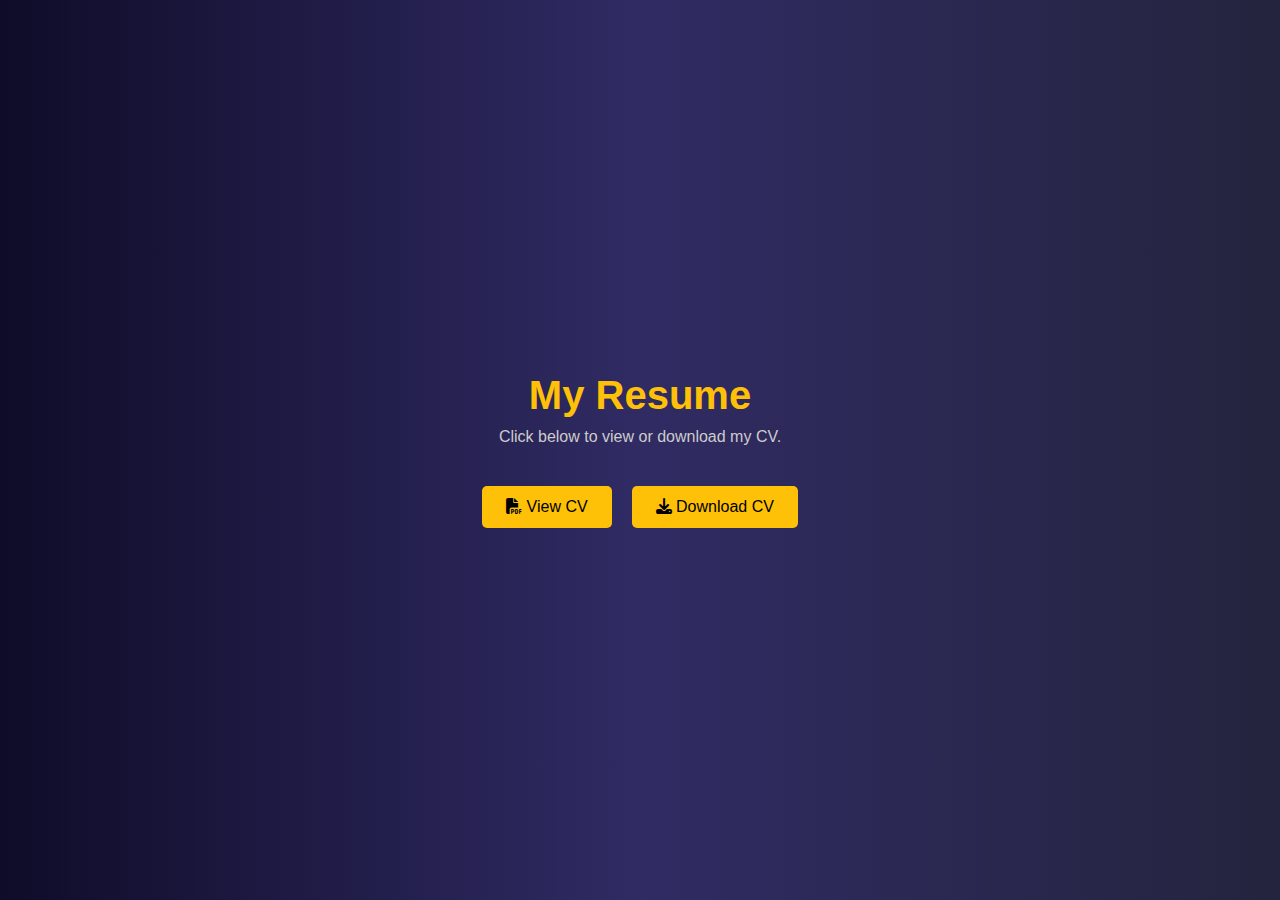
<file: Porrtfolio Website/resume.html>
<!DOCTYPE html>
<html lang="en">
<head>
  <meta charset="UTF-8" />
  <meta name="viewport" content="width=device-width, initial-scale=1.0"/>
  <title>Rajesh - Resume</title>
  <link rel="stylesheet" href="https://cdnjs.cloudflare.com/ajax/libs/font-awesome/6.4.0/css/all.min.css"/>
  <style>
    * {
      margin: 0;
      padding: 0;
      box-sizing: border-box;
    }

    body {
      font-family: 'Segoe UI', sans-serif;
      background: linear-gradient(to right, #0f0c29, #302b63, #24243e);
      color: white;
      min-height: 100vh;
      display: flex;
      flex-direction: column;
      justify-content: center;
      align-items: center;
      padding: 20px;
      text-align: center;
    }

    h1 {
      font-size: 2.5rem;
      margin-bottom: 10px;
      color: #ffc107;
    }

    p {
      font-size: 1rem;
      color: #ccc;
      margin-bottom: 40px;
    }

    .btn-group {
      display: flex;
      gap: 20px;
      flex-wrap: wrap;
      justify-content: center;
    }

    .btn {
      background-color: #ffc107;
      color: black;
      padding: 12px 24px;
      border: none;
      border-radius: 5px;
      font-size: 1rem;
      text-decoration: none;
      transition: 0.3s ease;
    }

    .btn:hover {
      background-color: #ffca2c;
      transform: translateY(-2px);
    }

    @media (max-width: 500px) {
      h1 {
        font-size: 2rem;
      }

      .btn {
        width: 100%;
        font-size: 1rem;
      }

      .btn-group {
        flex-direction: column;
        gap: 15px;
      }
    }
  </style>
</head>
<body>

  <h1>My Resume</h1>
  <p>Click below to view or download my CV.</p>

  <div class="btn-group">
    <a href="CV_Rajesh_Maity.pdf" class="btn" target="_blank">
      <i class="fas fa-file-pdf"></i> View CV
    </a>
    <a href="CV_Rajesh_Maity.pdf" class="btn" download>
      <i class="fas fa-download"></i> Download CV
    </a>
  </div>

</body>
</html>
</file>
<file: Porrtfolio Website/project1/styles.css>
* {
    margin: 0;
    padding: 0;
    box-sizing: border-box;
}



body {
    font-family: Arial, sans-serif;
    background-color: #f4f4f4;
    padding: 20px;
}

header {
    text-align: center;
    margin-bottom: 20px;
}

.task-form {
    margin-bottom: 20px;
}

.task-form input[type="text"] {
    width: 70%;
    padding: 10px;
    font-size: 16px;
}

.task-form button {
    padding: 10px 20px;
    font-size: 16px;
    cursor: pointer;
}

.task-list {
    background-color: #fff;
    padding: 20px;
    border-radius: 5px;
}

.task {
    margin-bottom: 10px;
    display: flex;
    align-items: center;
}

.task input[type="checkbox"] {
    margin-right: 10px;
}
</file>
